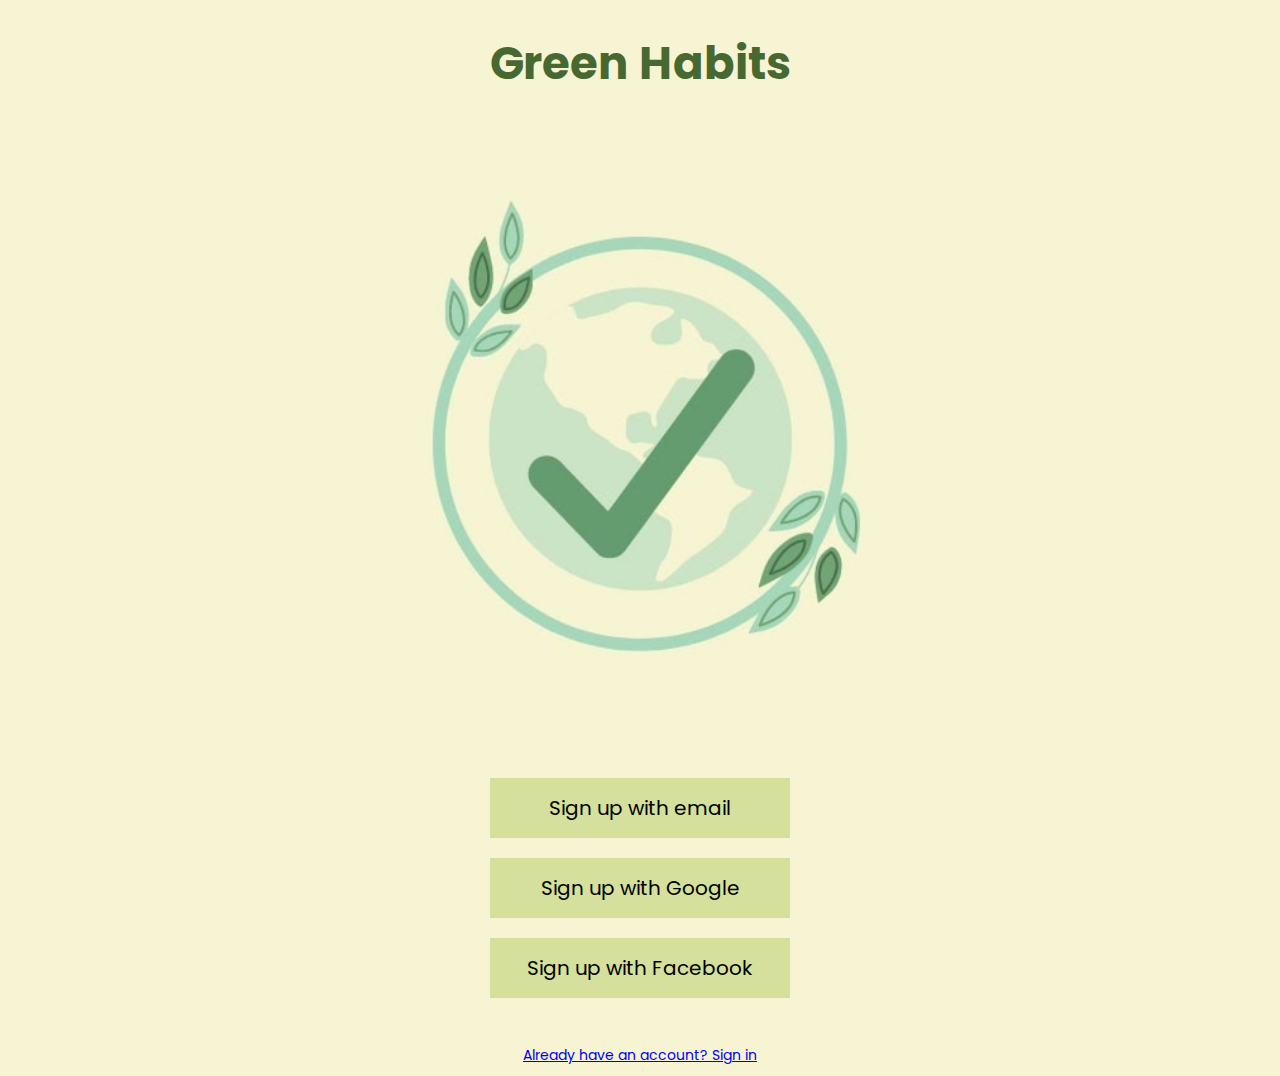
<file: index.html>
<!DOCTYPE html>
<html lang="en">
  <head>
	<meta charset="UTF-8">
	<meta name="viewport" content="width=device-width, initial-scale=1.0">
	<title>Home</title>
	<link rel="preconnect" href="https://fonts.gstatic.com">
<link href="https://fonts.googleapis.com/css2?family=Poppins&display=swap" rel="stylesheet"> 
	<style>
		html {
     	 		background-color: #F6F4D2;
      			font-family: 'Poppins', sans-serif;
      			font-size: 20px;
		}
		h1 {
			color: #476831;
			font-size: 45px;
		}
    .form{
      align-items: center;
    }
    .button{
      background-color:#D4E09B;
      font-family:Poppins, sans-serif;
      font-size:20px;
      margin: 10px;
      width: 15em;
      padding:15px 20px;
      border: none;
      cursor: pointer;
    }
    a{
      font-size: 14px;
    }
	</style>
  </head>
  <body>
    <center>
    <h1 style="text-align:center">Green Habits</h1>
    <img src="images/logo.jpg" width=50% alt="Green Habit Logo">
    <div class="form" text-align="center">
      <form action="sign-up.html">
        <button class="button" type="submit">Sign up with email</button>
      </form>
      <form action="https://www.google.com/">
        <button class="button" type="submit">Sign up with Google</button>
      </form>
      <form action="https://www.facebook.com/">
        <button class="button" type="submit">Sign up with Facebook</button>
      </form>
      <br>
      <a href="sign-in.html">Already have an account? Sign in</a>
    </center>
    </div>
    
  </body>
</html>
</file>
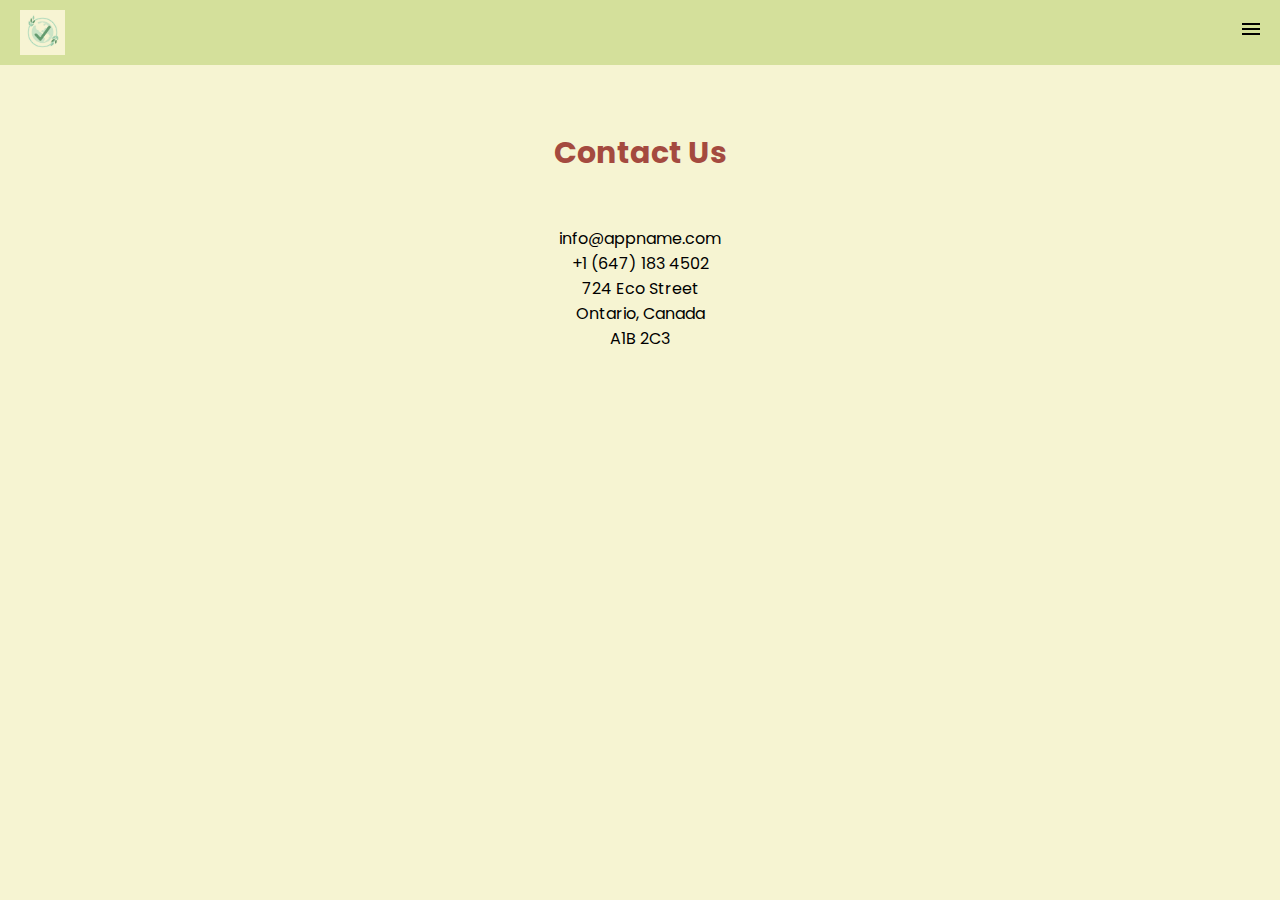
<file: contact.html>
<!DOCTYPE html>
<html lang="en">
  <head>
	<meta charset="UTF-8">
	<meta name="viewport" content="width=device-width, initial-scale=1.0">
	<title>Contact</title>
	<link rel="preconnect" href="https://fonts.gstatic.com">
  <link href="https://fonts.googleapis.com/css2?family=Poppins&display=swap" rel="stylesheet"> 
  <link rel="stylesheet" href="menu.css">
	<style>
		html {
     	 		background-color: #F6F4D2;
      			font-family: 'Poppins', sans-serif;
		}
	</style>
  </head>
  <body>
    <header class="header">
      <a href="daily-view.html">		<img class="logo"src="images/logo.jpg" width=45px alt="logo"></a>
      <input type="checkbox" class="menu-btn" id="menu-btn">
      <label for="menu-btn" class="menu-icon"><span class="nav-icon"></span></label>
      <ul class="nav-items">
        <li><a href="daily-view.html">Daily View</a></li>
        <li><a href="pick-habits.html">Pick a Habit</a></li>
        <li><a href="knowledge.html">Knowledge</a></li>
        <li><a href="resources.html">Resources</a></li>        
        <li><a href="my-garden.html">Plant Rewards</a></li>
        <li><a href="contact.html">Contact Us</a></li>
        <li><center><img src="images/c.webp" class="earth-img" width="240px" height="196px" alt=""></center></li>
      </ul>
    </header>
    <h1 class="contact" style="text-align:center">Contact Us</h1>
    <p style="text-align:center">
          info@appname.com
      <br>+1 (647) 183 4502
      <br>724 Eco Street
      <br>Ontario, Canada
      <br>A1B 2C3
    </p>
</body>
</html>
</file>
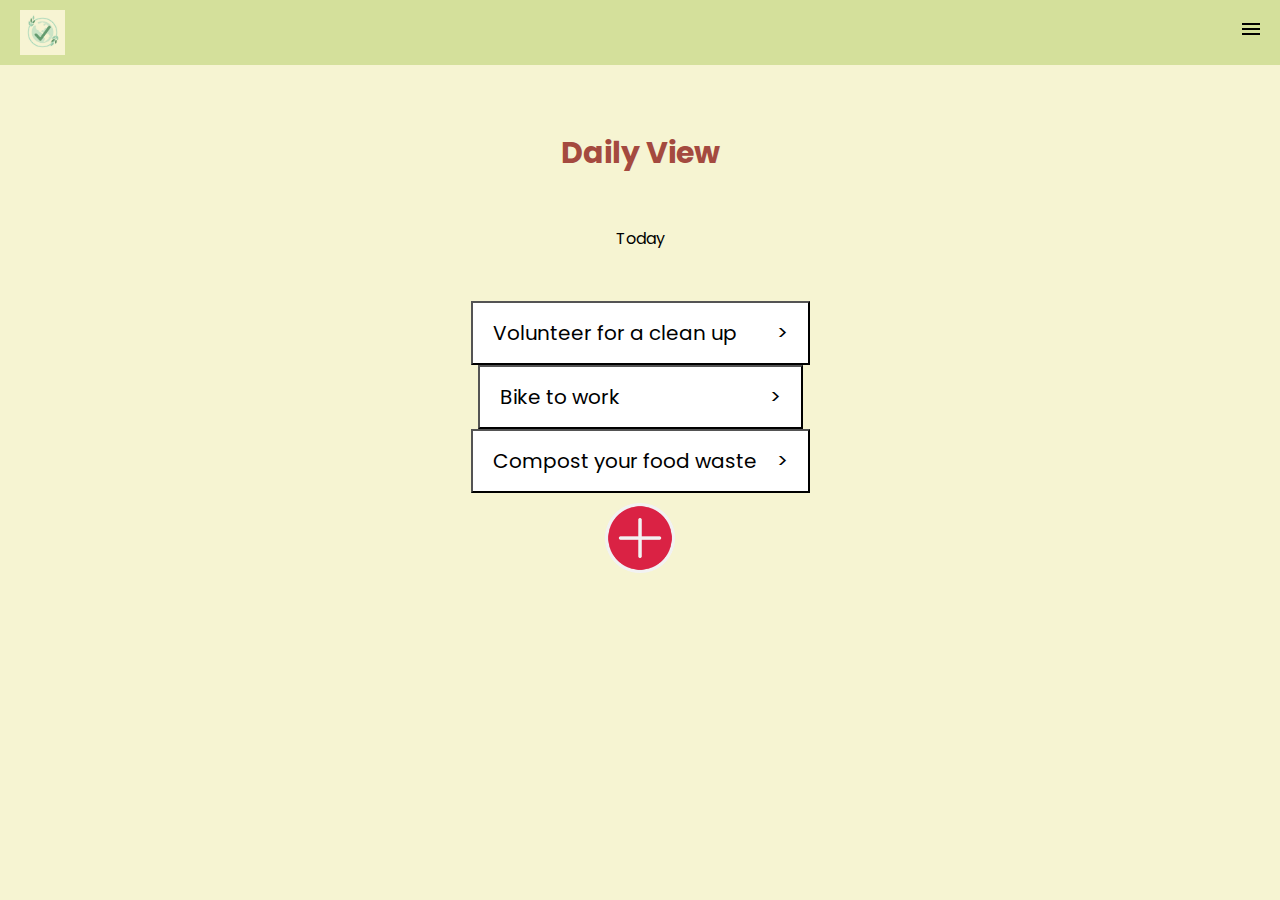
<file: daily-view.html>
<!DOCTYPE html>
<html lang="en">
  <head>
	<meta charset="UTF-8">
	<meta name="viewport" content="width=device-width, initial-scale=1.0">
	<title>Daily View</title>
	<link rel="preconnect" href="https://fonts.gstatic.com">
<link href="https://fonts.googleapis.com/css2?family=Poppins&display=swap" rel="stylesheet">
    <link rel="stylesheet" href="menu.css">
  </head>
  <body><center>
    <h1 class="contact">Daily View</h1>
    <header class="header">
      <a href="daily-view.html">		
        <img class="logo"src="images/logo.jpg" width=45px alt="logo">
      </a>
  
      <input type="checkbox" class="menu-btn" id="menu-btn">
      <label for="menu-btn" class="menu-icon"><span class="nav-icon"></span></label>
      <ul class="nav-items">
        <li><a href="daily-view.html">Daily View</a></li>
        <li><a href="pick-habits.html">Pick a Habit</a></li>
        <li><a href="knowledge.html">Knowledge</a></li>
        <li><a href="resources.html">Resources</a></li>        
        <li><a href="my-garden.html">Plant Rewards</a></li>
        <li><a href="contact.html">Contact Us</a></li>
        <li><center><img src="images/c.webp" class="earth-img" width="240px" height="196px" alt=""></center></li>
      </ul>
    </header>

    <p>Today</p>
    <form action="">
  	  <input type="submit" value="Volunteer for a clean up        >" style="float:center;background-color:white;color:black;font-family:Poppins, sans-serif;font-size:20px;padding:15px 20px;"/>
    </form>
    <form action="">
  	  <input type="submit" value="Bike to work                              >" style="float:center;background-color:white;color:black;font-family:Poppins, sans-serif;font-size:20px;padding:15px 20px;"/>
    </form>
    <form action="">
  	  <input type="submit" value="Compost your food waste    >" style="float:center;background-color:white;color:black;font-family:Poppins, sans-serif;font-size:20px;padding:15px 20px;"/>
    </form>
    <a href="habit-list.html">
    	<img src="images/plus.png" alt="Add a task" height="70" style="padding: 10px;">
    </a>
  </body>
</html>
</file>
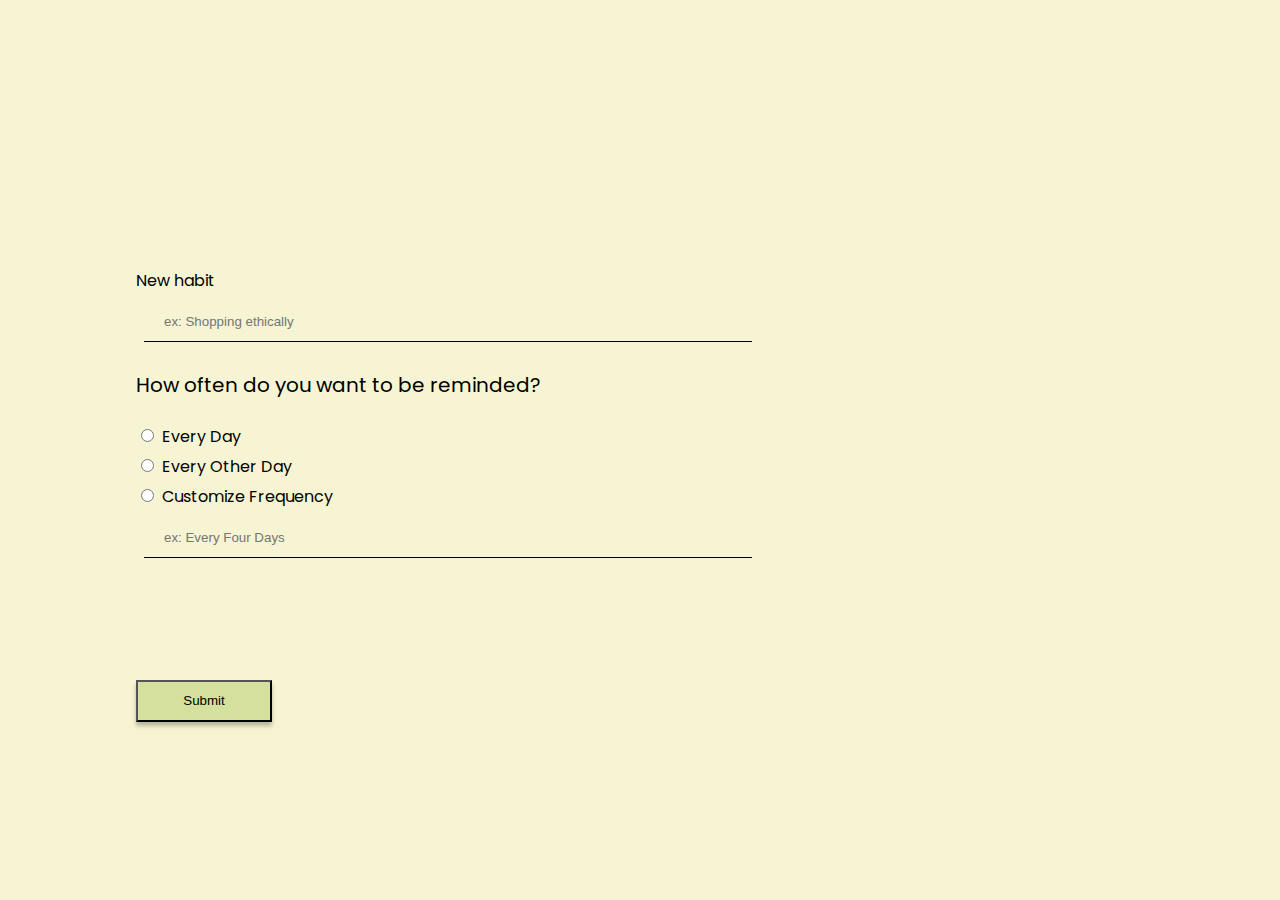
<file: habit-list.html>
<!DOCTYPE html>
<html lang="en">
  <head>
	<meta charset="UTF-8">
	<meta name="viewport" content="width=device-width, initial-scale=1.0">
	<title>Habit List</title>
	<link rel="preconnect" href="https://fonts.gstatic.com">
  <link rel="stylesheet" href="styles.css">
<link href="https://fonts.googleapis.com/css2?family=Poppins&display=swap" rel="stylesheet"> 
	<style>
		html {
     	 		background-color: #F6F4D2;
      			font-family: 'Poppins', sans-serif;
		} 
	</style>
  </head>
  <body>
    
    <form action="daily-view.html">
      <label for="habit">New habit</label><br>
      <input type="text" id="habit" name="habit" placeholder="ex: Shopping ethically"><br>
    
    <p>How often do you want to be reminded?</p>
      <input type="radio" id="every-day" name="how-often" value="every-day">
      <label for="every-day">Every Day</label><br>
      <input type="radio" id="every-other-day" name="how-often" value="every-other-day">
      <label for="every-other-day">Every Other Day</label><br>
      <input type="radio" id="customize" name="how-often" value="customize">
      <label for="customize">Customize Frequency</label><br>
      <input type="text" id="customize" name="customize" placeholder="ex: Every Four Days"><br>
      <input type="submit" value="Submit">
    </form>
  </body>
</html>
</file>
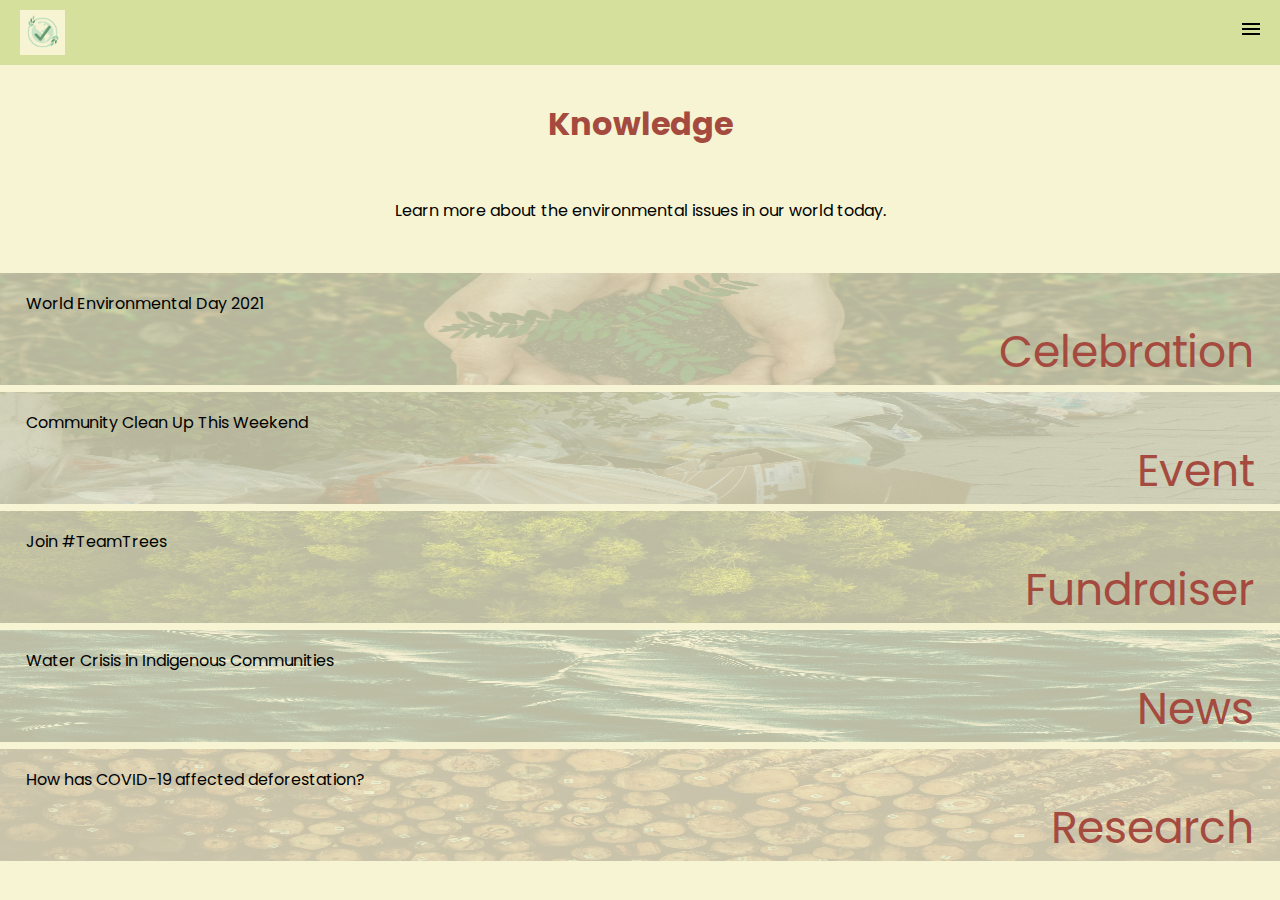
<file: knowledge.html>
<!DOCTYPE html>
<html lang="en">
  <head>
	<meta charset="UTF-8">
	<meta name="viewport" content="width=device-width, initial-scale=1.0">
	<title>Knowledge</title>
	<link rel="preconnect" href="https://fonts.gstatic.com">
	<link rel="stylesheet" href="menu.css">

<link href="https://fonts.googleapis.com/css2?family=Poppins&display=swap" rel="stylesheet"> 
	<style>
		.container {
				position: relative;
				text-align: center;
				color: black;
				width: 100%;
				height:25%
		}
		.top-left {
			  position: absolute;
			  top: 8px;
			  left: 16px;
			  padding-left: 10px;
			  padding-top: 10px;
			  
		}
		.bottom-right {
			  position: absolute;
			  padding-right: 10px;
			  bottom: 8px;
			  right: 16px;
			  font-size: 44px;
			  color: #A44A3F;
		}
		.imgs{
			opacity: 0.25;
			height: 7em;
			width: 100%;
		}
		h1{
			margin-top: 100px;
			color: #A44A3F
			
		}
 
	</style>
  </head>
  <body>
	<header class="header">
		<a href="daily-view.html">		
			<img class="logo"src="images/logo.jpg" width=45px alt="logo">
		</a>

		<input type="checkbox" class="menu-btn" id="menu-btn">
		<label for="menu-btn" class="menu-icon"><span class="nav-icon"></span></label>
		<ul class="nav-items">
			<li><a href="daily-view.html">Daily View</a></li>
			<li><a href="pick-habits.html">Pick a Habit</a></li>
			<li><a href="knowledge.html">Knowledge</a></li>
			<li><a href="resources.html">Resources</a></li>        
			<li><a href="my-garden.html">Plant Rewards</a></li>
			<li><a href="contact.html">Contact Us</a></li>
			<li><center><img src="images/c.webp" class="earth-img" width="240px" height="196px" alt=""></center></li>
		</ul>
	</header>
    <h1 style="text-align:center">Knowledge</h1>
    <p style="text-align:center">Learn more about the environmental issues in our world today.</p>
    <div class="container">
  	<img class="imgs" src="images/soil.jpg" alt="tree planting">
  	<div class="top-left">World Environmental Day 2021</div>
  	<div class="bottom-right">Celebration</div>
    </div> 
    <div class="container">
  	<img class="imgs" src="images/trash.jpg" alt="clean up">
  	<div class="top-left">Community Clean Up This Weekend</div>
  	<div class="bottom-right">Event</div>
    </div>
    <div class="container">
  	<img class="imgs" src="images/forest.jpg" alt="team trees">
  	<div class="top-left">Join #TeamTrees</div>
  	<div class="bottom-right">Fundraiser</div>
    </div>
    <div class="container">
  	<img class="imgs" src="images/water.jpg" alt="water crisis">
  	<div class="top-left">Water Crisis in Indigenous Communities</div>
  	<div class="bottom-right">News</div>
    </div>
    <div class="container">
  	<img class="imgs" src="images/logging.jpg" alt="deforestation">
  	<div class="top-left">How has COVID-19 affected deforestation?</div>
  	<div class="bottom-right">Research</div>
    </div>
  </body>
 </html>
</file>
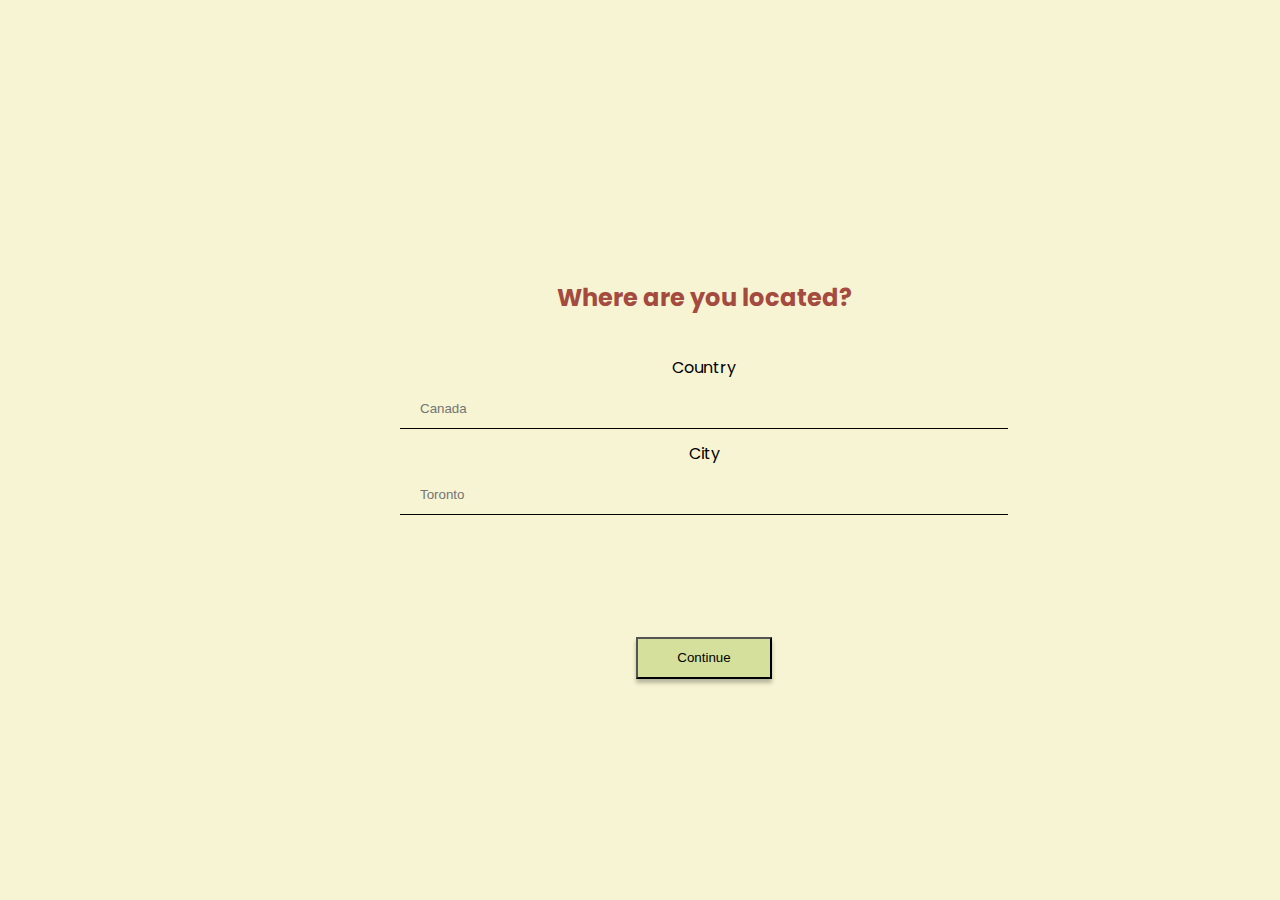
<file: location.html>
<!DOCTYPE html>
<html lang="en">
  <head>
	<meta charset="UTF-8">
	<meta name="viewport" content="width=device-width, initial-scale=1.0">
	<title>Sign Up</title>
	<link rel="preconnect" href="https://fonts.gstatic.com">
	<link rel="stylesheet" href="styles.css">
	<link href="https://fonts.googleapis.com/css2?family=Poppins&display=swap" rel="stylesheet"> 

  </head>
  <body><center>
    <h1>Where are you located?</h1>
    <form action="our-story.html">
      <label for="country">Country</label><br>
      <input type="text" id="country" name="country" placeholder="Canada"><br>
      <label for="city">City</label><br>
      <input type="text" id="city" name="city" placeholder="Toronto"><br>
      <input type="submit" value="Continue">
    </form>
  </body>
</file>
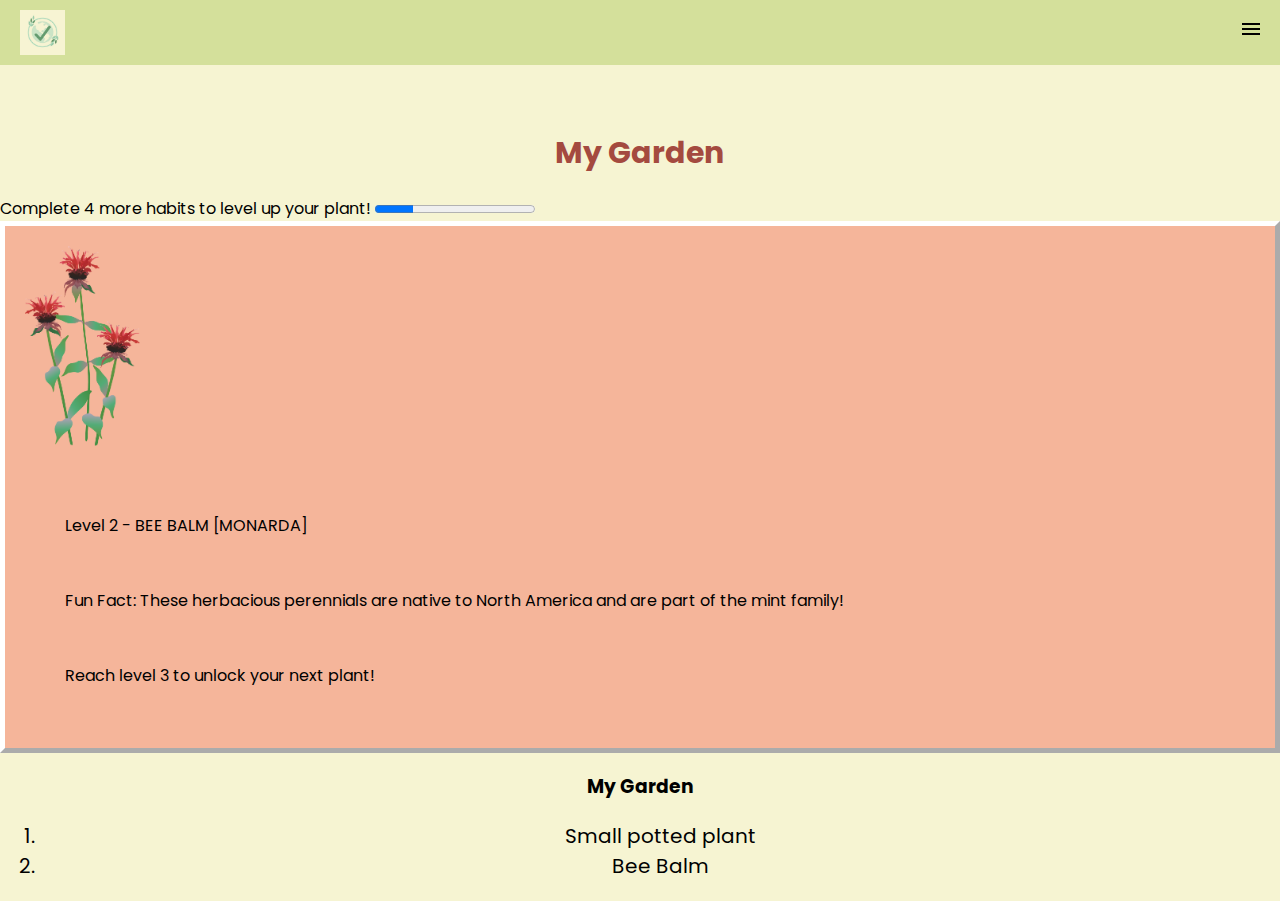
<file: my-garden.html>
<!DOCTYPE html>
<html lang="en">
  <head>
	<meta charset="UTF-8">
	<meta name="viewport" content="width=device-width, initial-scale=1.0">
	<title>My Garden</title>
  <link rel="stylesheet" href="menu.css">
	<link rel="preconnect" href="https://fonts.gstatic.com">
<link href="https://fonts.googleapis.com/css2?family=Poppins&display=swap" rel="stylesheet"> 
	<style>

		.myDiv {
  		border: 5px outset white;
 			background-color: #F5B59A;
 			padding: 10px;
		}
	</style>
  </head>
  <body>
    <header class="header">
      <a href="daily-view.html">		<img class="logo"src="images/logo.jpg" width=45px alt="logo"></a>
  
      <input type="checkbox" class="menu-btn" id="menu-btn">
      <label for="menu-btn" class="menu-icon"><span class="nav-icon"></span></label>
      <ul class="nav-items">
        <li><a href="daily-view.html">Daily View</a></li>
        <li><a href="pick-habits.html">Pick a Habit</a></li>
        <li><a href="knowledge.html">Knowledge</a></li>
        <li><a href="resources.html">Resources</a></li>        
        <li><a href="my-garden.html">Plant Rewards</a></li>
        <li><a href="contact.html">Contact Us</a></li>
        <li><center><img src="images/c.webp" class="earth-img" width="240px" height="196px" alt=""></center></li>
      </ul>
    </header>

    <h1 class="contact">My Garden</h1>
    <label for="file">Complete 4 more habits to level up your plant!</label>
    <progress id="file" value="24" max="100"> 20% </progress>
    <div class="myDiv">
    	<img src="images/flower.png" alt="Level Two Plant" height="200" style="padding: 10px;">
    	<p>Level 2 - BEE BALM [MONARDA]</p>
    	<p>Fun Fact: These herbacious perennials are native to North America and are part of the mint family!</p>
    	<p>Reach level 3 to unlock your next plant!</p>
    </div>
    <div>
    <center>
      <h3>My Garden</h3>
    	<ol style="font-size:20px;">
    	  <li>Small potted plant</li>
    	  <li>Bee Balm</li>
    	</ol> 
    </center>
    	   	
    </div> 
  </body>
</html>
</file>
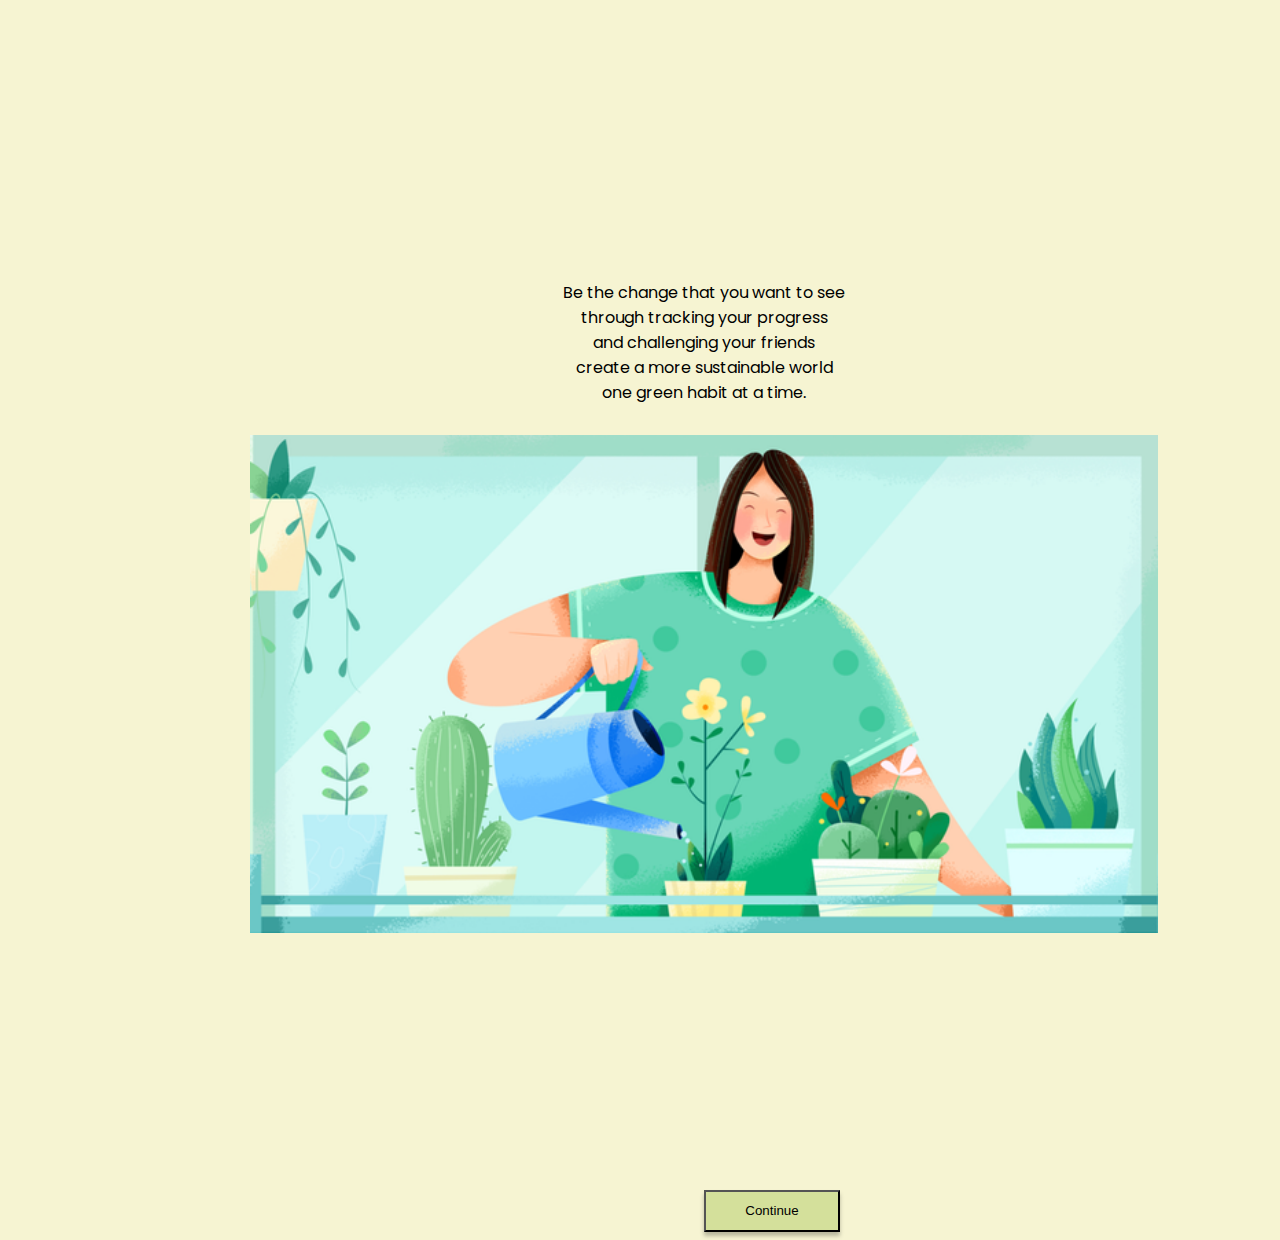
<file: our-story.html>
<!DOCTYPE html>
<html lang="en">
  <head>
	<meta charset="UTF-8">
	<meta name="viewport" content="width=device-width, initial-scale=1.0">
	<title>Our Story</title>
	<link rel="preconnect" href="https://fonts.gstatic.com">
  <link rel="stylesheet" href="styles.css">
<link href="https://fonts.googleapis.com/css2?family=Poppins&display=swap" rel="stylesheet"> 
	<style>
		p {
			font-size: 16px;
		}
    button{
      position: center;
      width: 136px;
      height: 42px;
      margin-left: 50%;
      margin-top: 20%;
      background: #D4E09B;
      box-shadow: 0px 4px 4px rgba(0, 0, 0, 0.25);
  }
	</style>
  </head>
  <body>
    <p style="text-align:center">Be the change that you want to see
      <br> through tracking your progress
      <br> and challenging your friends
      <br> create a more sustainable world
      <br> one green habit at a time.</p>
    <img src="images/plant.png" alt="Woman watering her plants" width="80%" style="display:block;margin:30px auto;">
    <form action="daily-view.html">
    	<button type="submit">Continue</button>
    </form>
  </body>
</html>
</file>
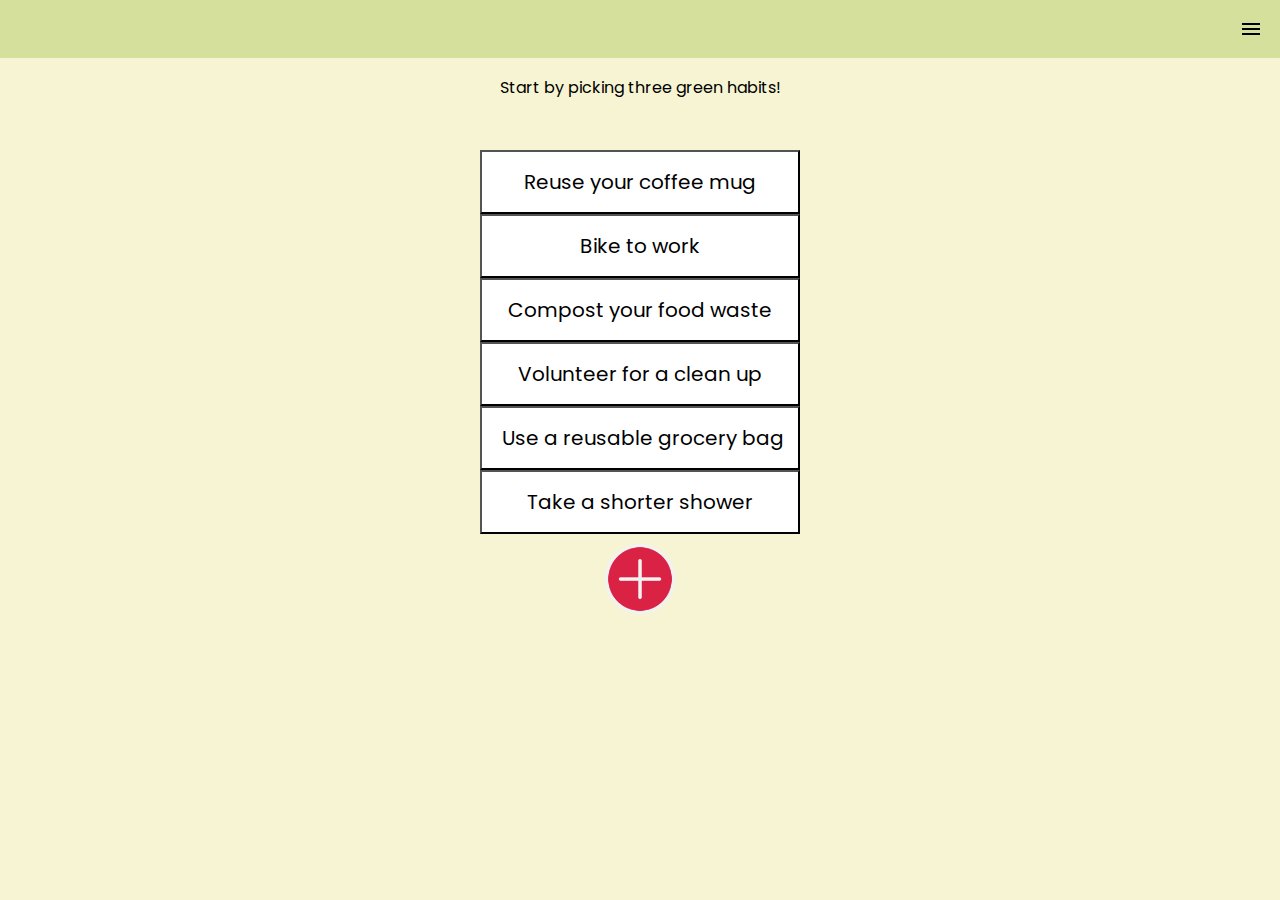
<file: pick-habits.html>
<!DOCTYPE html>
<html lang="en">
  <head>
	<meta charset="UTF-8">
	<meta name="viewport" content="width=device-width, initial-scale=1.0">
	<title>Pick Habits</title>
  <link rel="stylesheet" href="menu.css">
  
	<link rel="preconnect" href="https://fonts.gstatic.com">
<link href="https://fonts.googleapis.com/css2?family=Poppins&display=swap" rel="stylesheet"> 
  <style>
    input[type=button]{
      float:center;
      background-color:white;
      color:black;
      font-family:Poppins, sans-serif;
      font-size:20px;
      width: 16em;
      padding:15px 20px;
    }
  </style>
  </head>
  <body><center>
    <header class="header">
      <input type="checkbox" class="menu-btn" id="menu-btn">
      <label for="menu-btn" class="menu-icon"><span class="nav-icon"></span></label>
      <ul class="nav-items">
          <li><a href="daily-view.html">Daily View</a></li>
          <li><a href="pick-habits.html">Pick a Habit</a></li>
          <li><a href="knowledge.html">Knowledge</a></li>
          <li><a href="resources.html">Resources</a></li>        
          <li><a href="my-garden.html">Plant Rewards</a></li>
          <li><a href="contact.html">Contact Us</a></li>
          <li><center><img src="images/c.webp" class="earth-img" width="240px" height="196px" alt=""></center></li>
      </ul>
    </header>
    <br>

    <p>Start by picking three green habits!</p>
    <form action="">
  	  <input type="button" value="Reuse your coffee mug"/>
    </form>
    <form action="">
  	  <input type="button" value="Bike to work" style="float:center;background-color:white;color:black;font-family:Poppins, sans-serif;font-size:20px;padding:15px 20px;"/>
    </form>
    <form action="">
  	  <input type="button" value="Compost your food waste" style="float:center;background-color:white;color:black;font-family:Poppins, sans-serif;font-size:20px;padding:15px 20px;"/>
    </form>
    <form action="">
  	  <input type="button" value="Volunteer for a clean up" style="float:center;background-color:white;color:black;font-family:Poppins, sans-serif;font-size:20px;padding:15px 20px;"/>
    </form>
    <form action="">
  	  <input type="button" value="Use a reusable grocery bag" style="float:center;background-color:white;color:black;font-family:Poppins, sans-serif;font-size:20px;padding:15px 20px;"/>
    </form>
    <form action="">
  	  <input type="button" value="Take a shorter shower" style="float:center;background-color:white;color:black;font-family:Poppins, sans-serif;font-size:20px;padding:15px 20px;"/>
    </form>
    <a href="habit-list.html">
    	<img src="images/plus.png" alt="Add a task" height="70" style="padding: 10px;">
    </a>
  </body>
</html>
</file>
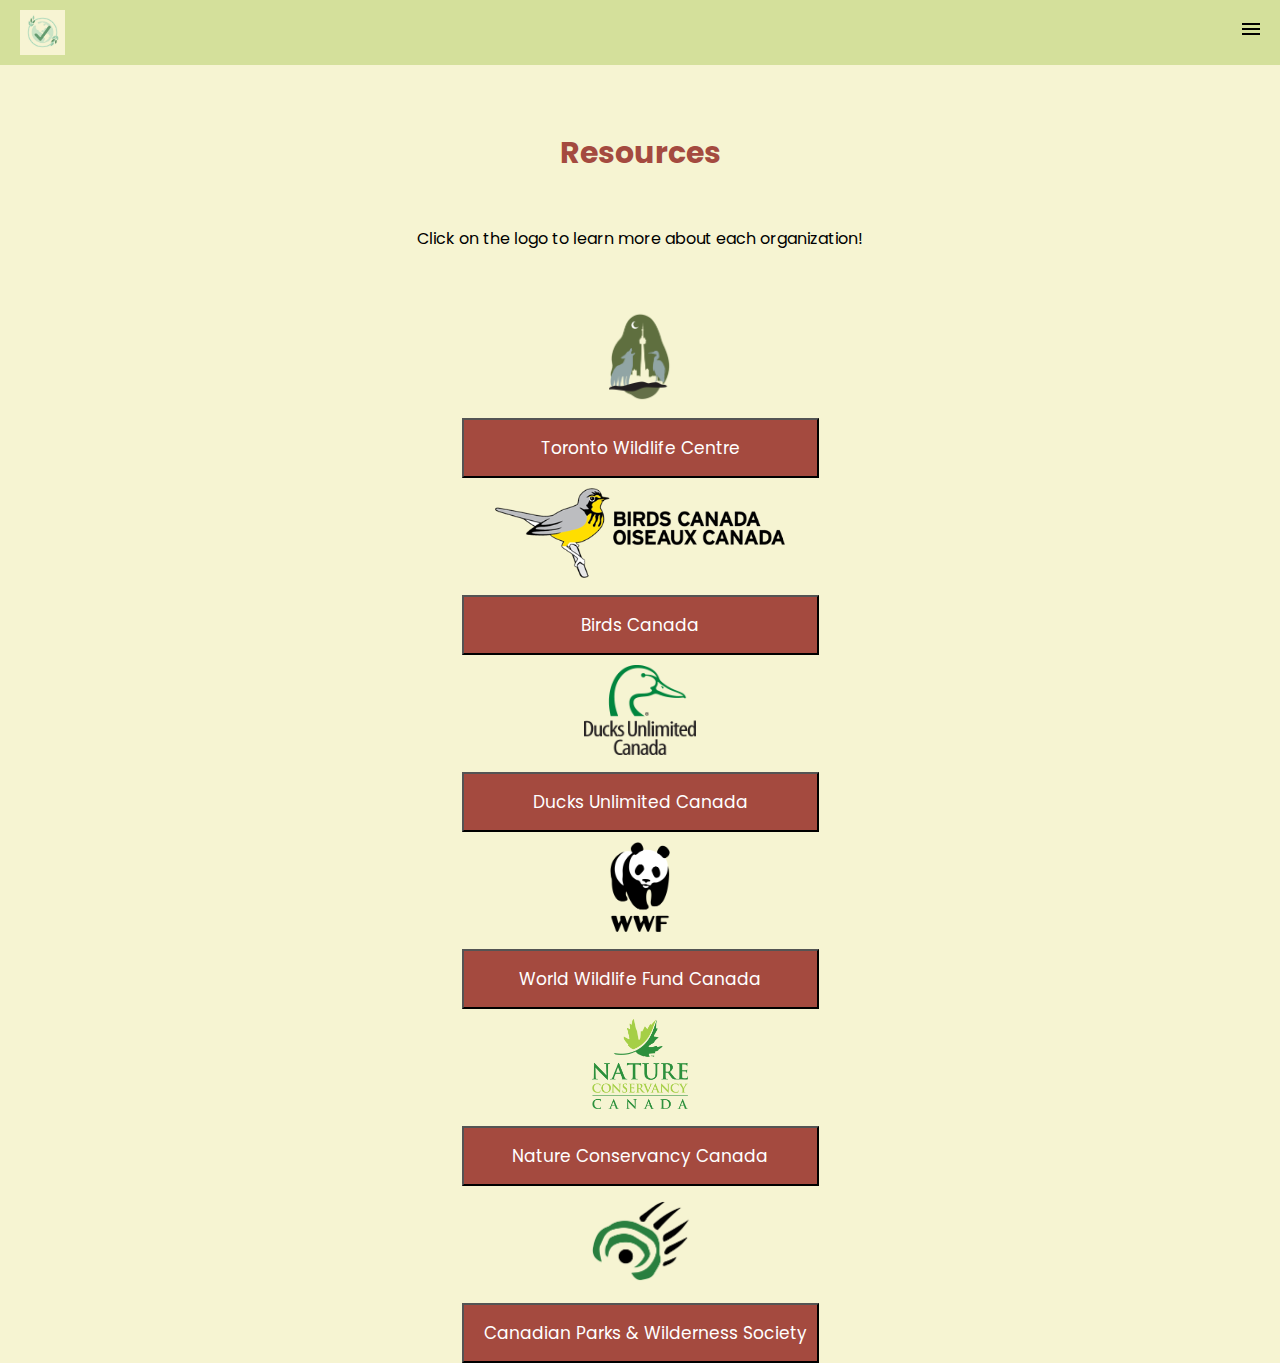
<file: resources.html>
<!DOCTYPE html>
<html lang="en">
  <head>
	<meta charset="UTF-8">
	<meta name="viewport" content="width=device-width, initial-scale=1.0">
	<title>Resources</title>
	<link rel="stylesheet" href="menu.css">
	<link rel="preconnect" href="https://fonts.gstatic.com">
<link href="https://fonts.googleapis.com/css2?family=Poppins&display=swap" rel="stylesheet"> 
	<style>
		.myDiv {
			text-align: center;
			
		} 
		input[type=submit]{
			
			background-color:#A44A3F;
			color:white;
			font-family:Poppins, sans-serif;
			font-size:17px;
			width: 21em;
			padding:15px 20px;
    }
	</style>
  </head>
  <body>
    <h1 class="contact" style="text-align:center">Resources</h1>
	<header class="header">
		<a href="daily-view.html">		
			<img class="logo"src="images/logo.jpg" width=45px alt="logo">
		</a>

		<input type="checkbox" class="menu-btn" id="menu-btn">
		<label for="menu-btn" class="menu-icon"><span class="nav-icon"></span></label>
		<ul class="nav-items">
			<li><a href="daily-view.html">Daily View</a></li>
			<li><a href="pick-habits.html">Pick a Habit</a></li>
			<li><a href="knowledge.html">Knowledge</a></li>
			<li><a href="resources.html">Resources</a></li>        
			<li><a href="my-garden.html">Plant Rewards</a></li>
			<li><a href="contact.html">Contact Us</a></li>
			<li><center><img src="images/c.webp" class="earth-img" width="240px" height="196px" alt=""></center></li>
		</ul>
	</header>
    <p style="text-align:center"> Click on the logo to learn more about each organization!</p>
    <div class="myDiv">
	    <a href="https://www.torontowildlifecentre.com/" target="_blank">
	      <img src="images/twc.png" alt="Toronto Wildlife Centre" height="90" style="padding: 10px;">
	    
	    <form action="https://www.torontowildlifecentre.com/contact/" target="_blank">
	    	<input type="submit" value="Toronto Wildlife Centre"/>
	    </form>
		</a>
    </div>
    <div class="myDiv">
	    <a href="https://www.birdscanada.org/" target="_blank">
	    <img src="images/bc.png" alt="Birds Canada" height="90" style="padding: 10px;">
	    </a>
	     <form action="https://www.birdscanada.org/contact-us/" target="_blank">
	    	<input type="submit" value="Birds Canada"/>
	    </form>
    </div>
    <div class="myDiv">
	    <a href="https://www.ducks.ca/" target="_blank">
	    <img src="images/du.png" alt="Ducks Unlimited Canada" height="90" style="padding: 10px;">
	    </a>
	    <form action="https://www.ducks.ca/about/contact/" target="_blank">
	    	<input type="submit" value="Ducks Unlimited Canada"/>
	    </form>
    </div>
    <div class="myDiv">
	    <a href="https://wwf.ca/" target="_blank">
	    <img src="images/wwf.png" alt="World Wildlife Fund Canada" height="90" style="padding: 10px;">
	    </a>
	    <form action="https://wwf.ca/contact-us/" target="_blank">
	    	<input type="submit" value="World Wildlife Fund Canada"/>
	    </form>
    </div>
    <div class="myDiv">
	    <a href="https://www.natureconservancy.ca/en/" target="_blank">
	    <img src="images/ncc.png" alt="Nature Conservancy Canada" height="90" style="padding: 10px;">
	    </a>
	    <form action="https://www.natureconservancy.ca/en/who-we-are/contact-us.html" target="_blank">
	    	<input type="submit" value="Nature Conservancy Canada"/>
	    </form>
    </div>
    <div class="myDiv">
	    <a href="https://cpaws.org/" target="_blank">
	    <img src="images/cpw.png" alt="Canadian Parks and Wilderness Society" height="90" style="padding: 10px;">
	    </a>    
	    <form action="https://cpaws.org/about/our-people/chapters/" target="_blank">
	    	<input type="submit" value="Canadian Parks & Wilderness Society"/>
	    </form>
    </div>
  </body>

</html>
</file>
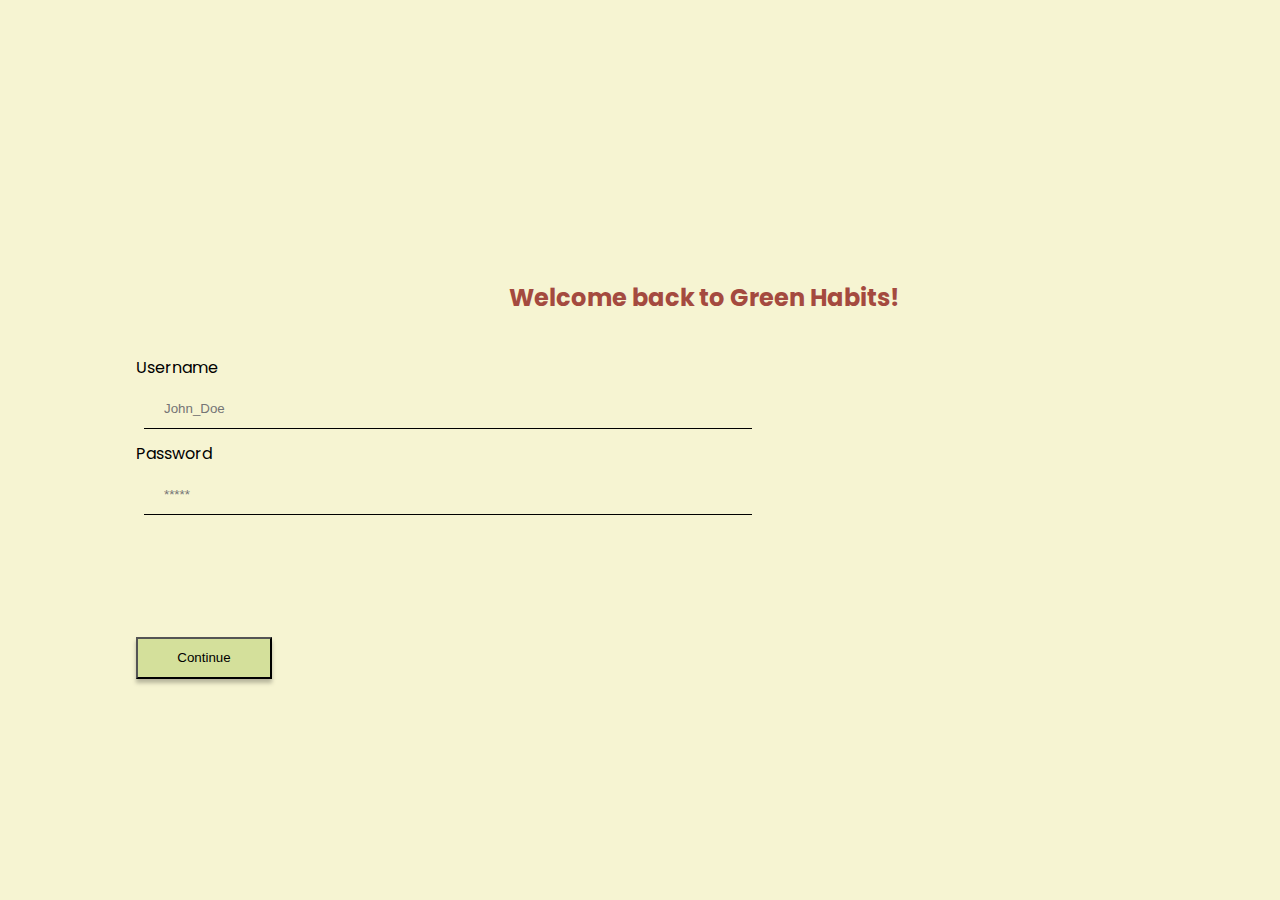
<file: sign-in.html>
<!DOCTYPE html>
<html lang="en">
  <head>
	<meta charset="UTF-8">
	<meta name="viewport" content="width=device-width, initial-scale=1.0">
	<title>Sign In</title>
	<link rel="preconnect" href="https://fonts.gstatic.com">
<link href="https://fonts.googleapis.com/css2?family=Poppins&display=swap" rel="stylesheet"> 
	<link rel="stylesheet" href="styles.css">

  </head>
  <body>
    <h1 class="contact">Welcome back to Green Habits!</h1>
    <form action="our-story.html">
      <label for="username">Username</label><br>
      <input type="text" id="username" name="username" placeholder="John_Doe"><br>
      <label for="password">Password</label><br>
      <input type="text" id="password" name="password" placeholder="*****"><br>
      <input type="submit" value="Continue">
    </form>
  </body>
</file>
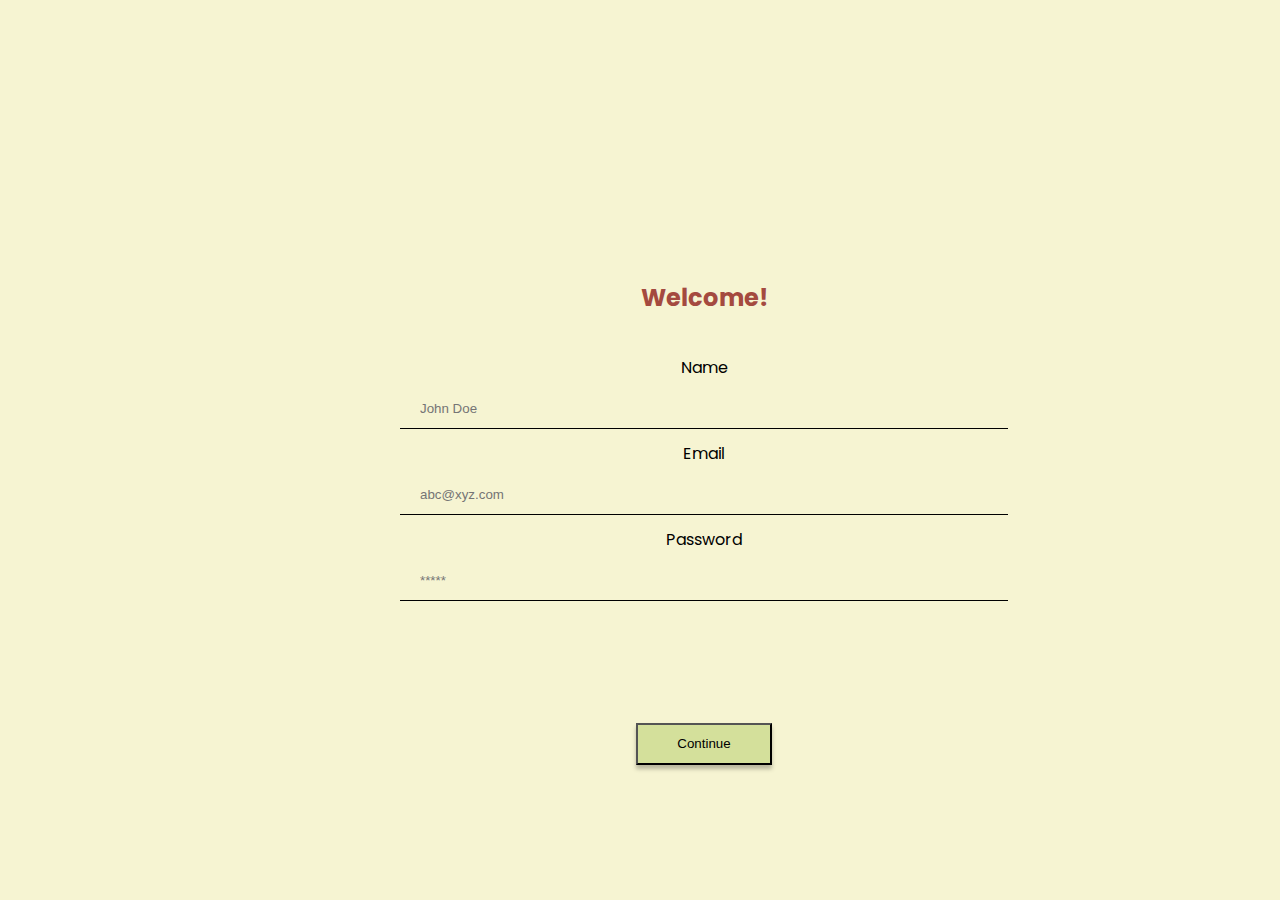
<file: sign-up.html>
<!DOCTYPE html>
<html lang="en">
  <head>
	<meta charset="UTF-8">
	<meta name="viewport" content="width=device-width, initial-scale=1.0">
	<title>Sign Up</title>
	<link rel="preconnect" href="https://fonts.gstatic.com">
	<link href="https://fonts.googleapis.com/css2?family=Poppins&display=swap" rel="stylesheet"> 
	<link rel="stylesheet" href="styles.css">

  </head>
  <body>
    <h1>Welcome!</h1>
	<center>
    <form action="location.html">
      <label for="name">Name</label><br>
      <input class="text-box" type="text" id="name" name="name" placeholder="John Doe"><br>
      <label for="email">Email</label><br>
      <input class="text-box" type="text" id="email" name="email" placeholder="abc@xyz.com"><br>
      <label for="password">Password</label><br>
      <input class="text-box" type="text" id="password" name="password" placeholder="*****"><br>
      <input type="submit" value="Continue">
    </form>
	</center>
</body>
</file>
<file: menu.css>
body{
    margin: 0;
    font-family: Poppins, Arial;
    background-color: #f6f4d2;
}

.contact{
    margin-top: 130px;
    color: #A44A3F;
    font-size: 30px;
    text-align: center;
}

.header{
    top: 0;
    position: fixed;
    width: 100%;
    margin: 0;
    text-align: center;
    background-color: #D4E09B;

}

.header ul{
    margin: 0;
    padding: 0;
    list-style: none;
    overflow: hidden;
}

.header ul a {
    color: black;
    display: block;
    padding: 25px;
    border-right: 1px solid #dfe7b7;
    text-decoration: none;

}

.header ul a:hover{
    background-color: #d3e091;

}

.header .logo{
    float: left;
    display: block;
    font-size: 2em;
    padding: 10px 20px;
}

.header .nav-items{
    clear: both;
    max-height: 0;
    background-color: #D4E09B;
    transition: max-height .2s ease-out;
}

.header .menu-icon{
    padding: 28px 20px;
    position: relative;
    float: right;

}

.header .menu-icon .nav-icon{
    background-color: #000;
    display: block;
    height: 2px;
    width: 18px;
    position: relative;
    transition: background .2s ease-out;
}

.header .menu-icon .nav-icon:before{
    background: #000;
    content: "";
    display: block;
    height: 100%;
    width: 100%;
    position: absolute;
    transition: all .2s ease-out;
    top: 5px;
}

.header .menu-icon .nav-icon:after{
    background: #000;
    content: "";
    display: block;
    height: 100%;
    width: 100%;
    position: absolute;
    transition: all .2s ease-out;
    top: -5px;
}

.header .menu-btn{
    display: none;
}

.header .menu-btn:checked ~ .nav-items{
    max-height: 700px;
}

.header .menu-btn:checked ~ .menu-icon .nav-icon{
    background: transparent;

}

.header .menu-btn:checked ~ .menu-icon .nav-icon:before{
    transform: rotate(-45deg);
    top: 0;
}

.header .menu-btn:checked ~ .menu-icon .nav-icon:after{
    transform: rotate(45deg);
    top: 0;
}

.earth-img{
    padding: 20px;

}

p{
    margin: 50px;
    align-items: center;
}
</file>
<file: styles.css>
body{
    background-color: #F6F4D2;
    font-family: 'Poppins', sans-serif;
    font-size: 20px;
    padding-top: 20%;
    padding-left: 10%;
    align-items: center;
}
h1 {
    text-align: center;
    color: #A44A3F;
    font-size: 24px;
    padding-bottom: 20px;
}

label{
    font-size: 16px;
}
input[type=text] {
    width: 50%;
    background-color: #F6F4D2;
    padding: 12px 20px;
    margin: 8px ;
    border: none;
    border-bottom: 1px solid black;
}

  input[type=submit]{
    position: center;
    width: 136px;
    height: 42px;
    margin-top: 10%;
    margin-bottom: 10%;
    background: #D4E09B;
    box-shadow: 0px 4px 4px rgba(0, 0, 0, 0.25);

  }
</file>
